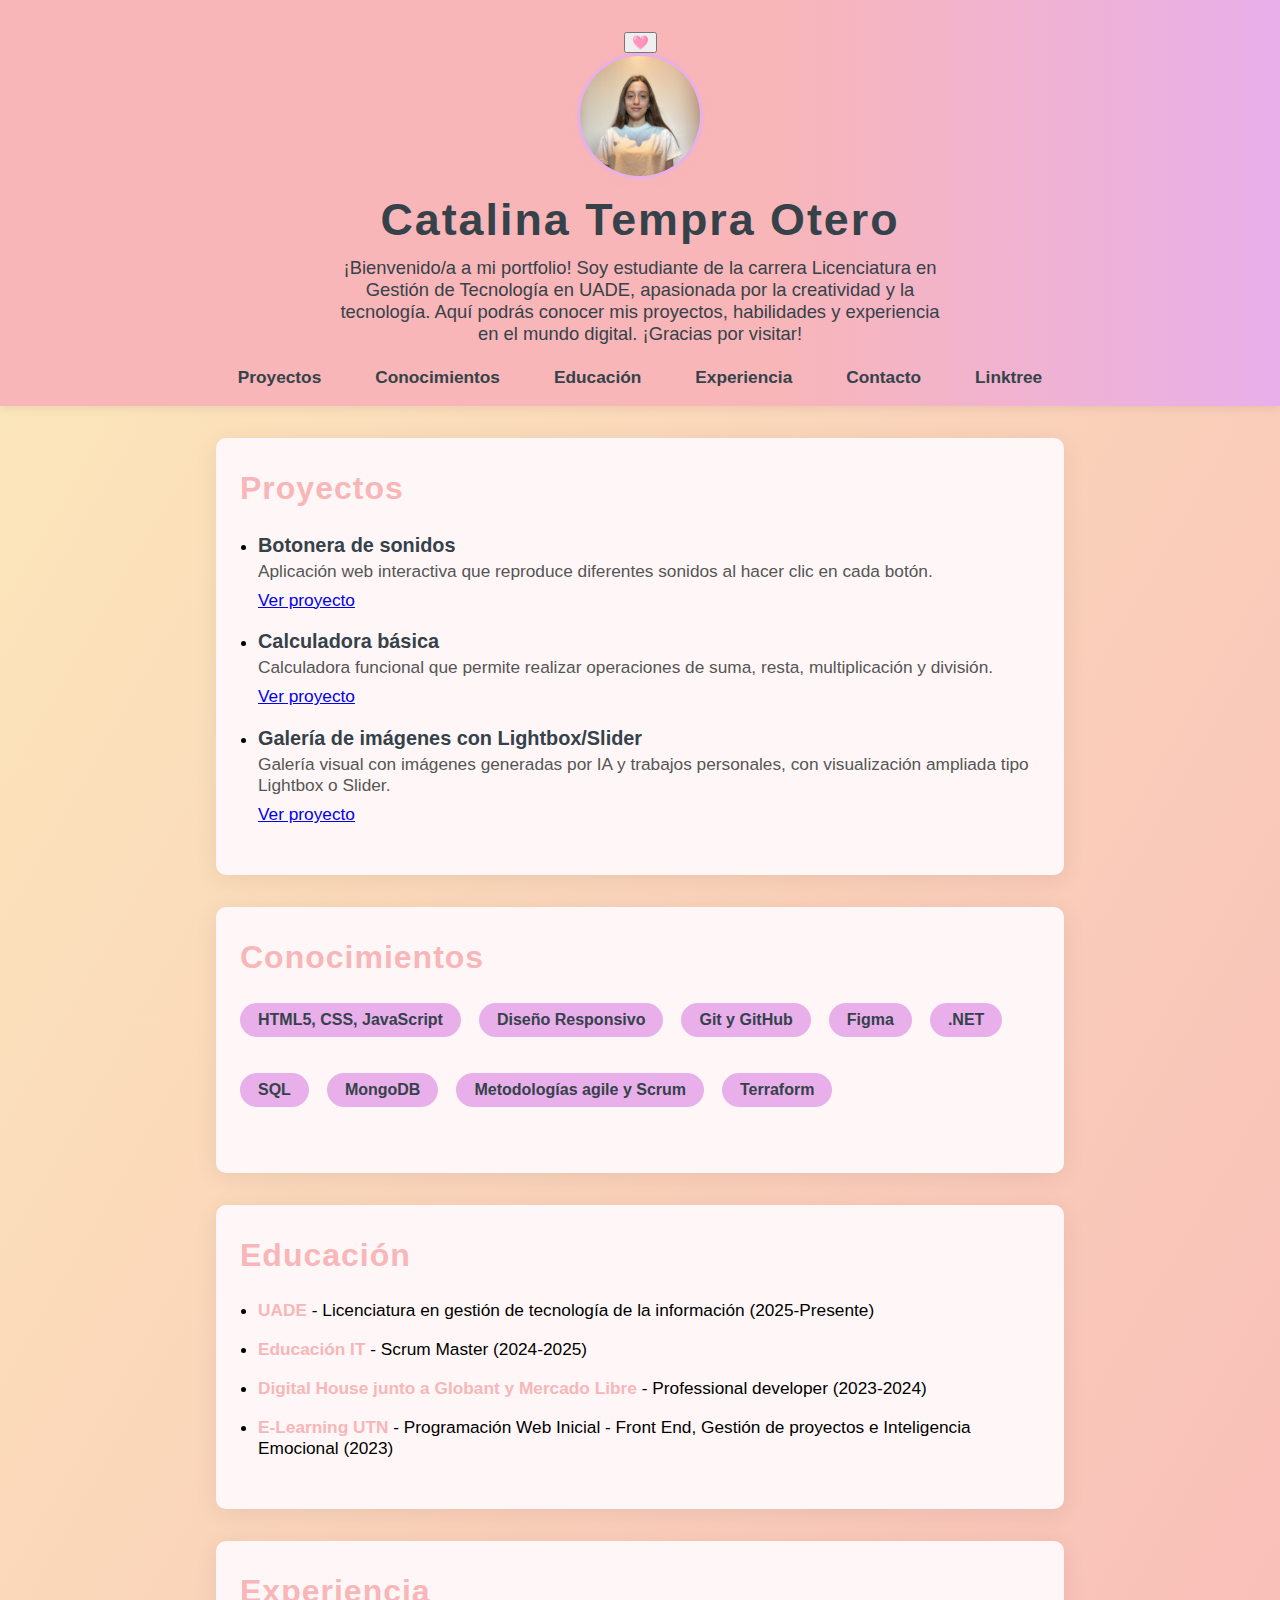
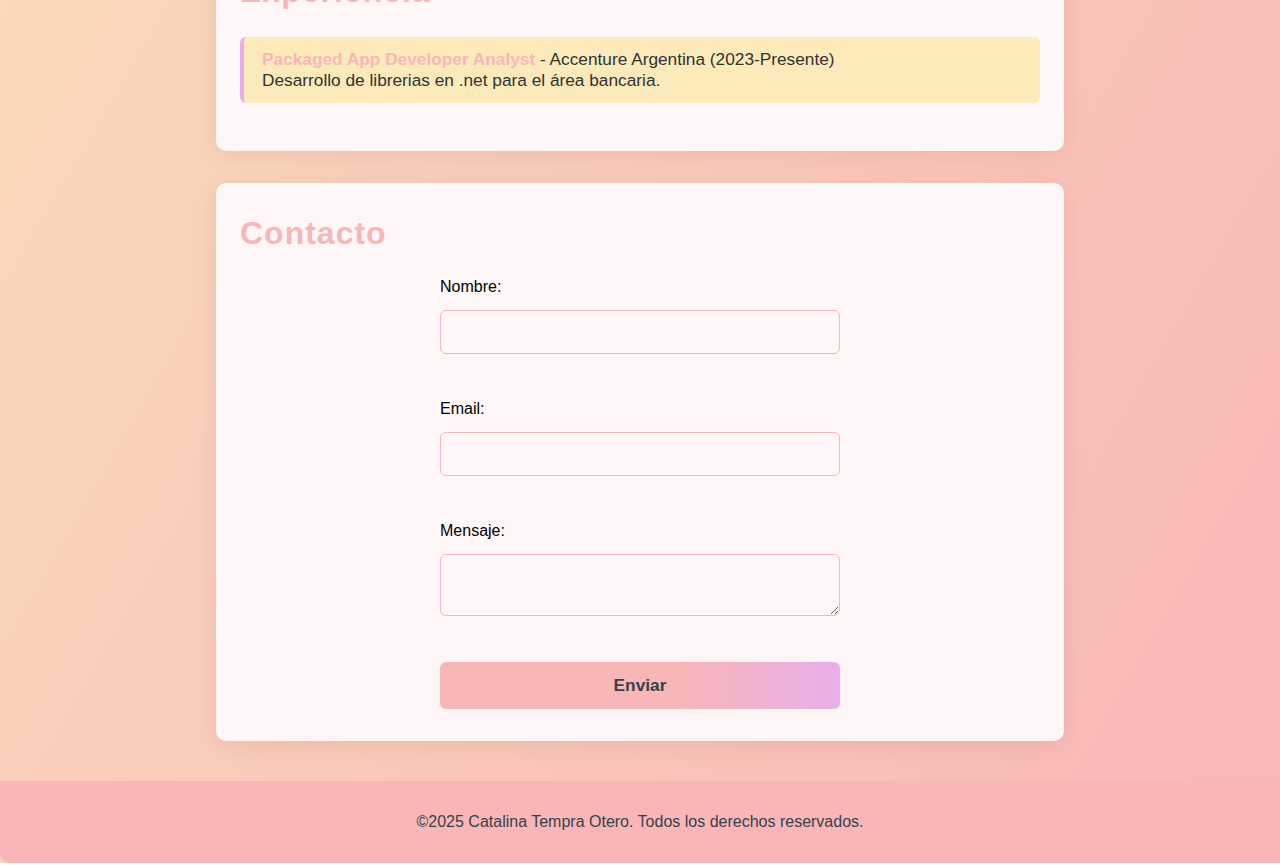
<file: index.html>
<!DOCTYPE html>
<html lang="es">
<head>
    <meta charset="UTF-8">
    <meta name="viewport" content="width=device-width, initial-scale=1.0">
    <title>Mi Portfolio</title>
    <link rel="stylesheet" href="css/styles.css">
</head>
<body>
    <header>
        <button onclick="toggleDarkMode()" class="modo-btn" id="modoBtn">🩷</button>
    <img src="img/FotoInstitucional.jpg" alt="Foto de perfil" class="foto-perfil">
        <h1>Catalina Tempra Otero</h1>
        <p class="intro-bienvenida">¡Bienvenido/a a mi portfolio! Soy estudiante de la carrera Licenciatura en Gestión de Tecnología en UADE, apasionada por la creatividad y la tecnología. Aquí podrás conocer mis proyectos, habilidades y experiencia en el mundo digital. ¡Gracias por visitar!</p>
        <nav>
            <ul>
                <li><a href="#proyecto" onclick="scrollToSection(event, 'proyecto')">Proyectos</a></li>
                <li><a href="#conocimiento" onclick="scrollToSection(event, 'conocimiento')">Conocimientos</a></li>
                <li><a href="#educacion" onclick="scrollToSection(event, 'educacion')">Educación</a></li>
                <li><a href="#experiencia" onclick="scrollToSection(event, 'experiencia')">Experiencia</a></li>
                <li><a href="#contacto" onclick="scrollToSection(event, 'contacto')">Contacto</a></li>
                <li><a href="https://catalina-to24.github.io/LinktreeCata/">Linktree</a></li>
            </ul>
        </nav>
    </header>

    <section class="proyecto">
        <h2>Proyectos</h2>
        <ul>
            <li>
            <h3>Botonera de sonidos</h3>
            <p>Aplicación web interactiva que reproduce diferentes sonidos al hacer clic en cada botón.</p>
            <a href="botonera.html" target="_blank">Ver proyecto</a>
        </li>
        <li>
            <h3>Calculadora básica</h3>
            <p>Calculadora funcional que permite realizar operaciones de suma, resta, multiplicación y división.</p>
            <a href="calculadora.html" target="_blank">Ver proyecto</a>
        </li>
        <li>
            <h3>Galería de imágenes con Lightbox/Slider</h3>
            <p>Galería visual con imágenes generadas por IA y trabajos personales, con visualización ampliada tipo Lightbox o Slider.</p>
            <a href="galeria.html" target="_blank">Ver proyecto</a>
        </li>
        </ul>
    </section>

    <section class="conocimiento">
        <h2>Conocimientos</h2>
        <ul>
            <li>HTML5, CSS, JavaScript</li>
            <li>Diseño Responsivo</li>
            <li>Git y GitHub</li>
            <li>Figma</li>
            <li>.NET</li>
            <li>SQL</li>
            <li>MongoDB</li>
            <li>Metodologías agile y Scrum</li>
            <li>Terraform</li>
        </ul>
    </section>

    <section class="educacion">
        <h2>Educación</h2>
        <ul>    
            <li>
                <strong>UADE</strong> - Licenciatura en gestión de tecnología de la información (2025-Presente)
            </li>
            <li>
                <strong>Educación IT</strong> - Scrum Master (2024-2025)
            <li>
                <strong>Digital House junto a Globant y Mercado Libre</strong> - Professional developer (2023-2024)
            </li>
            <li>
                <strong>E-Learning UTN </strong> - Programación Web Inicial - Front End, Gestión de proyectos e Inteligencia Emocional (2023)
            </li>
        </ul>
    </section>

    <section class="experiencia">
        <h2>Experiencia</h2>
        <ul>
            <li>
                <strong>Packaged App Developer Analyst </strong> - Accenture Argentina (2023-Presente)
                <br>
                Desarrollo de librerias en .net para el área bancaria.  
            </li>
        </ul>
    </section>

    <section class="contacto">
        <h2>Contacto</h2>
        <form>
            <label for="nombre">Nombre:</label>
            <input type="text" id="nombre" name="nombre" required>
            <br>
            <label for="email">Email:</label>
            <input type="email" id="email" name="email" required>
            <br>
            <label for="mensaje">Mensaje:</label>
            <textarea id="mensaje" name="mensaje" required></textarea>
            <br>
            <button type="submit">Enviar</button>
        </form>
    </section>

    <footer>
        <p>&copy;2025 Catalina Tempra Otero. Todos los derechos reservados.</p>
    </footer>
    
    <script src="functions.js"></script>
</body>
</html>
</file>
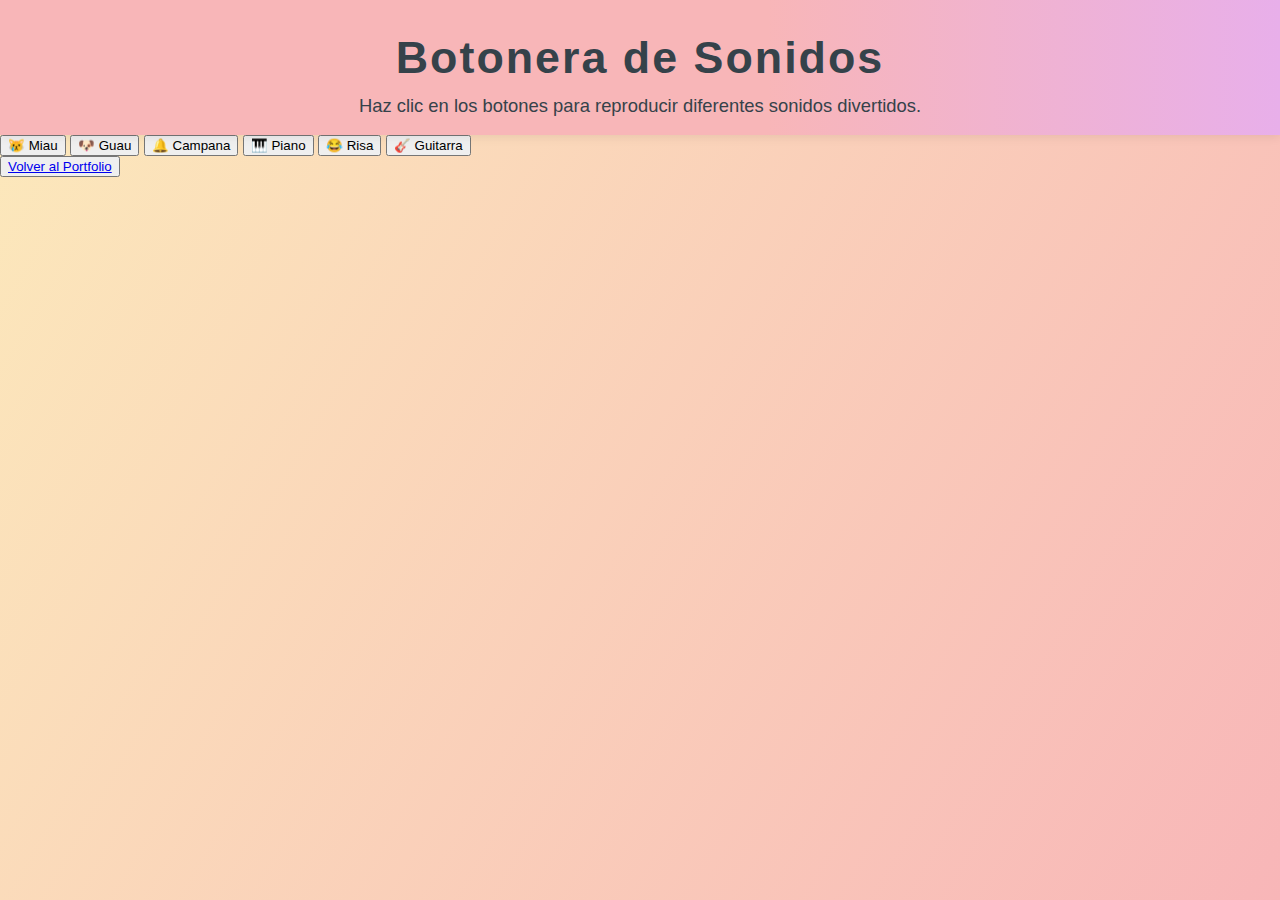
<file: botonera.html>
<!DOCTYPE html>
<html lang="es">
<head>
    <meta charset="UTF-8">
    <meta name="viewport" content="width=device-width, initial-scale=1.0">
    <title>Botonera de Sonidos</title>
    <link rel="stylesheet" href="css/styles.css">
</head>
<body>
    <header>
        <h1 class="botonera-titulo">Botonera de Sonidos</h1>
        <p>Haz clic en los botones para reproducir diferentes sonidos divertidos.</p>
    </header>
    <div class="botonera-container">
        <div class="botonera-botones">
            <button class="sound-btn" onclick="playSound('sound1')">😿 Miau</button>
            <button class="sound-btn" onclick="playSound('sound2')">🐶 Guau</button>
            <button class="sound-btn" onclick="playSound('sound3')">🔔 Campana</button>
            <button class="sound-btn" onclick="playSound('sound4')">🎹 Piano</button>
            <button class="sound-btn" onclick="playSound('sound5')">😂 Risa</button>
            <button class="sound-btn" onclick="playSound('sound6')">🎸 Guitarra</button>
        </div>
        <audio id="sound1" src="sonidos/miau.mp3"></audio>
        <audio id="sound2" src="sonidos/perro.mp3"></audio>
        <audio id="sound3" src="sonidos/campana.mp3"></audio>
        <audio id="sound4" src="sonidos/piano.mp3"></audio>
        <audio id="sound5" src="sonidos/risa.mp3"></audio>
        <audio id="sound6" src="sonidos/guitarra.mp3"></audio>
    </div>
    <button class="volver">
            <a href="index.html">Volver al Portfolio</a>
        </button>
    <script src="functions.js"></script>
</body>
</html>
</file>
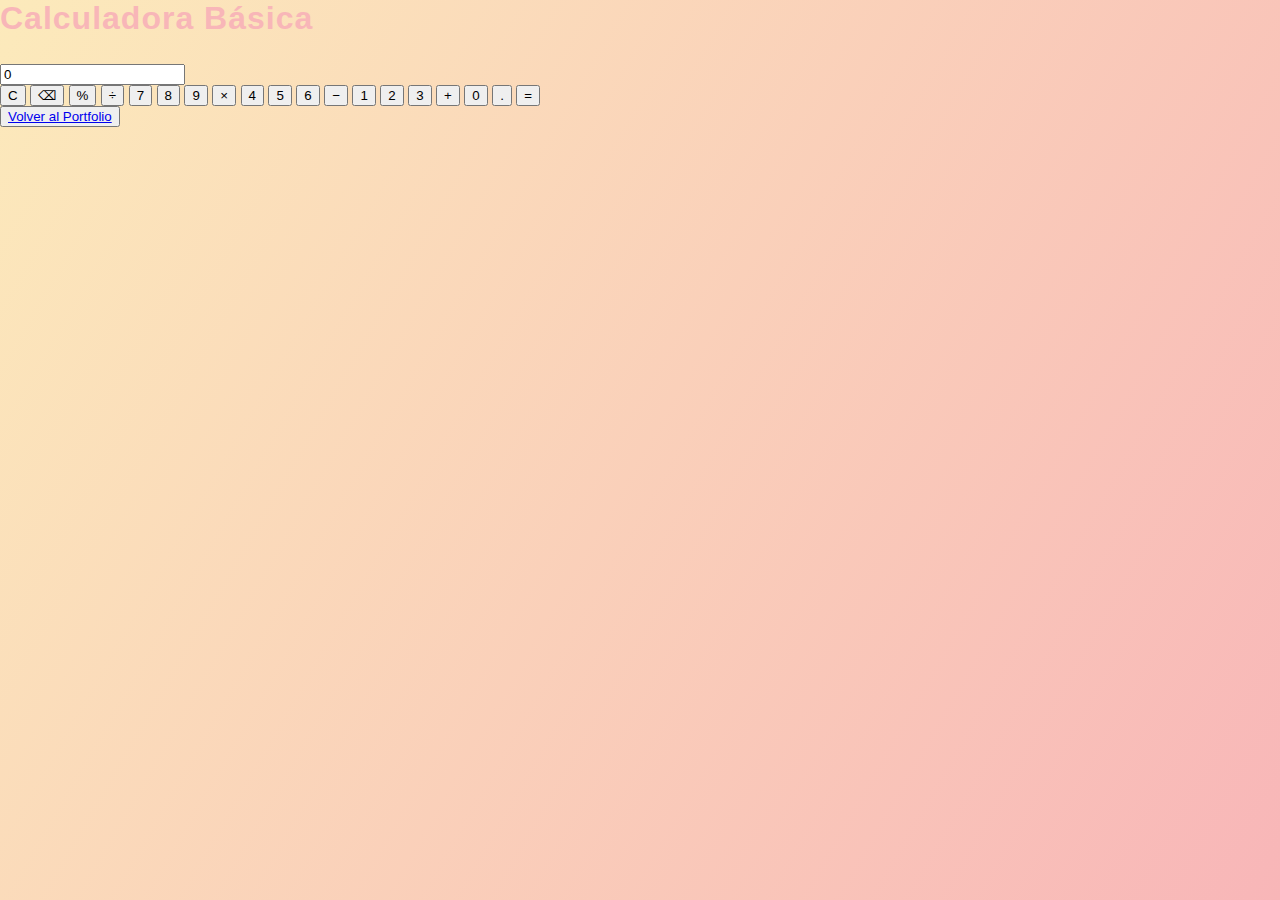
<file: calculadora.html>
<!DOCTYPE html>
<html lang="es">
<head>
    <meta charset="UTF-8">
    <meta name="viewport" content="width=device-width, initial-scale=1.0">
    <title>Calculadora Básica</title>
    <link rel="stylesheet" href="css/styles.css">
    
</head>
<body>
    <div class="calculadora-container">
        <h2 class="calculadora-titulo">Calculadora Básica</h2>
        <input type="text" class="calculadora-pantalla" id="pantalla" value="0" readonly>
        <div class="calculadora-botones">
            <button class="calc-btn borrar" onclick="borrarTodo()">C</button>
            <button class="calc-btn borrar" onclick="borrarUltimo()">⌫</button>
            <button class="calc-btn operador" onclick="agregarOperador('%')">%</button>
            <button class="calc-btn operador" onclick="agregarOperador('/')">÷</button>
            <button class="calc-btn" onclick="agregarNumero('7')">7</button>
            <button class="calc-btn" onclick="agregarNumero('8')">8</button>
            <button class="calc-btn" onclick="agregarNumero('9')">9</button>
            <button class="calc-btn operador" onclick="agregarOperador('*')">×</button>
            <button class="calc-btn" onclick="agregarNumero('4')">4</button>
            <button class="calc-btn" onclick="agregarNumero('5')">5</button>
            <button class="calc-btn" onclick="agregarNumero('6')">6</button>
            <button class="calc-btn operador" onclick="agregarOperador('-')">−</button>
            <button class="calc-btn" onclick="agregarNumero('1')">1</button>
            <button class="calc-btn" onclick="agregarNumero('2')">2</button>
            <button class="calc-btn" onclick="agregarNumero('3')">3</button>
            <button class="calc-btn operador" onclick="agregarOperador('+')">+</button>
            <button class="calc-btn" onclick="agregarNumero('0')">0</button>
            <button class="calc-btn" onclick="agregarPunto()">.</button>
            <button class="calc-btn igual" style="grid-column: span 2;" onclick="calcularResultado()">=</button>
        </div>
    </div>
    <button class="volver">
            <a href="index.html">Volver al Portfolio</a>
        </button>
    <script src="functions.js"></script>
</body>
</html>
</file>
<file: css/styles.css>
body {
    font-family: 'Segoe UI', Arial, sans-serif;
    margin: 0;
    padding: 0;
    background: linear-gradient(120deg, #fceabb 0%, #f8b6b8 100%);
    min-height: 100vh;
}

header {
    background: linear-gradient(90deg, #f8b6b8 60%, #e8afea 100%);
    color: #35424a;
    padding: 32px 0 18px 0;
    text-align: center;
    box-shadow: 0 2px 10px rgba(0,0,0,0.08);
    position: relative;
}

h1 {
    margin: 0;
    font-size: 2.8em;
    letter-spacing: 2px;
    font-weight: 700;
    color: #35424a;
}

header p, .intro-bienvenida {
    margin: 12px auto 0 auto;
    max-width: 600px;
    font-size: 1.15em;
    color: #35424a;
    font-weight: 400;
}

.foto-perfil {
    width: 120px;
    height: 120px;
    border-radius: 50%;
    object-fit: cover;
    margin-bottom: 15px;
    border: 3px solid #e8afea;
    display: block;
    margin-left: auto;
    margin-right: auto;
    box-shadow: 0 2px 12px rgba(248,182,184,0.15);
}

nav {
    margin: 22px 0 0 0;
}

nav ul {
    padding: 0;
    margin: 0;
    list-style: none;
    display: flex;
    justify-content: center;
    gap: 18px;
}

nav a {
    color: #35424a;
    text-decoration: none;
    font-weight: 600;
    font-size: 1.08em;
    padding: 7px 18px;
    border-radius: 20px;
    transition: background 0.2s, color 0.2s;
}
nav a:hover {
    background: #e8afea;
    color: #35424a;
    box-shadow: 0 2px 8px rgba(181,234,215,0.10);
}

section {
    background: #fff7f7;
    padding: 32px 24px;
    margin: 32px auto;
    border-radius: 10px;
    box-shadow: 0 4px 24px rgba(0,0,0,0.07);
    max-width: 800px;
}

h2 {
    color: #f8b6b8;
    margin-top: 0;
    font-size: 2em;
    letter-spacing: 1px;
}

ul {
    padding-left: 18px;
}

section ul li {
    margin-bottom: 18px;
    font-size: 1.08em;
}

.proyecto h3 {
    margin-bottom: 4px;
    color: #35424a;
    font-size: 1.15em;
}

.proyecto p {
    margin: 0 0 8px 0;
    color: #555;
}

.conocimiento ul {
    display: flex;
    flex-wrap: wrap;
    gap: 18px;
    list-style: none;
    padding: 0;
}
.conocimiento li {
    background: #e8afea;
    color: #35424a;
    padding: 8px 18px;
    border-radius: 20px;
    font-weight: 600;
    font-size: 1em;
    box-shadow: 0 1px 4px rgba(181,234,215,0.07);
}

.educacion strong, .experiencia strong {
    color: #f8b6b8;
}

.experiencia ul {
    list-style: none;
    padding: 0;
}
.experiencia li {
    background: #fceabb;
    border-left: 4px solid #e8afea;
    padding: 12px 18px;
    border-radius: 6px;
    margin-bottom: 16px;
    color: #333;
}

.contacto form {
    display: flex;
    flex-direction: column;
    gap: 14px;
    max-width: 400px;
    margin: 0 auto;
}
.contacto input,
.contacto textarea {
    padding: 12px;
    border: 1px solid #f8b6b8;
    border-radius: 6px;
    font-size: 1rem;
    background: #fff7f7;
    transition: border 0.2s;
}
.contacto input:focus,
.contacto textarea:focus {
    border: 1.5px solid #e8afea;
    outline: none;
}
.contacto button {
    background: linear-gradient(90deg, #f8b6b8 60%, #e8afea 100%);
    color: #35424a;
    border: none;
    padding: 13px;
    border-radius: 6px;
    font-size: 1.08rem;
    cursor: pointer;
    font-weight: bold;
    transition: background 0.2s, box-shadow 0.2s;
    box-shadow: 0 2px 8px rgba(248,182,184,0.10);
}
.contacto button:hover {
    background: #b5ead7;
    box-shadow: 0 4px 16px rgba(181,234,215,0.13);
}

footer {
    text-align: center;
    padding: 16px 0;
    background: #f8b6b8;
    color: #35424a;
    font-size: 1em;
    margin-top: 40px;
    border-radius: 0 0 10px 10px;
}

@media (max-width: 900px) {
    section {
        max-width: 98vw;
        padding: 18px 6px;
        margin: 18px 0;
    }
    h1 {
        font-size: 2em;
    }
    header {
        padding: 18px 0 10px 0;
    }
}

@media (max-width: 600px) {
    h1 {
        font-size: 1.3em;
    }
    nav ul {
        flex-direction: column;
        gap: 7px;
    }
    section {
        padding: 10px 2px;
    }
    .foto-perfil {
        width: 70px;
        height: 70px;
    }
    .contacto form {
        max-width: 98%;
    }
}

@media (max-width: 400px) {
    h1 {
        font-size: 1em;
    }
    .foto-perfil {
        width: 50px;
        height: 50px;
    }
}
</file>
